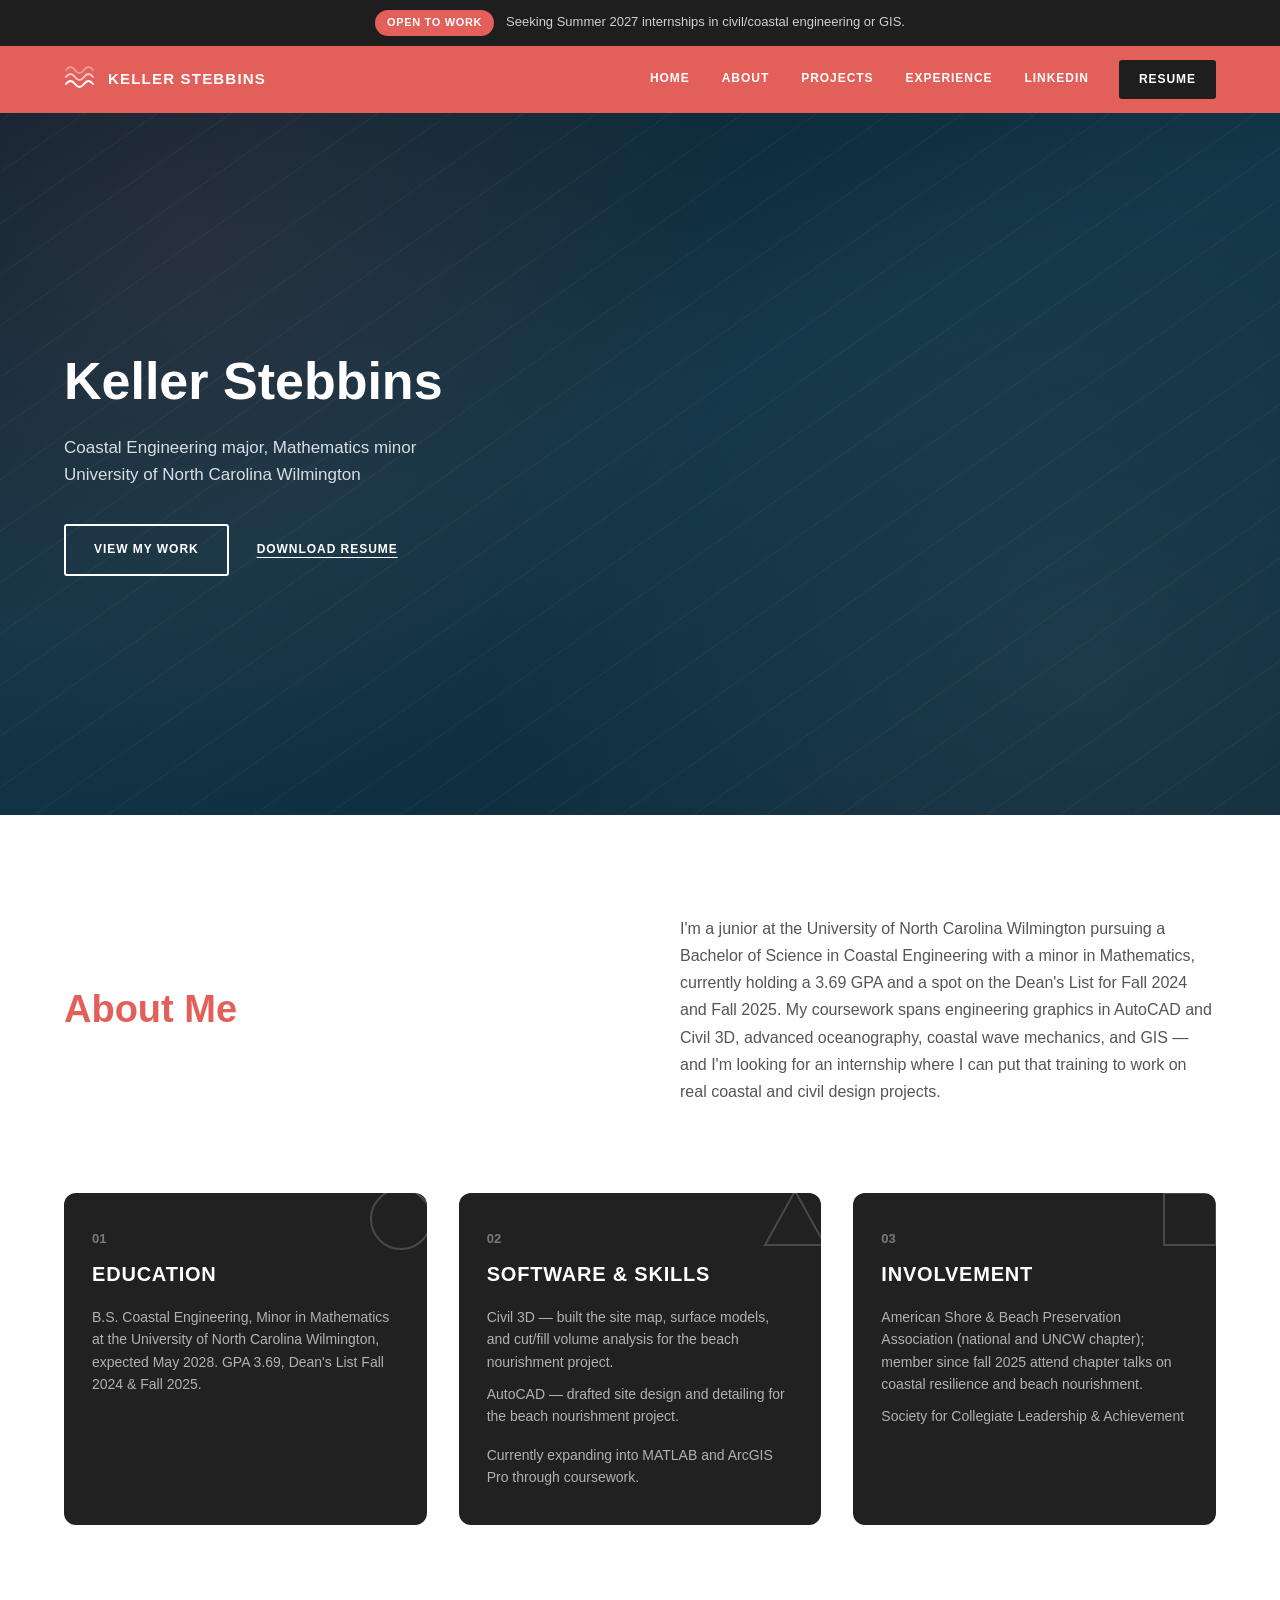
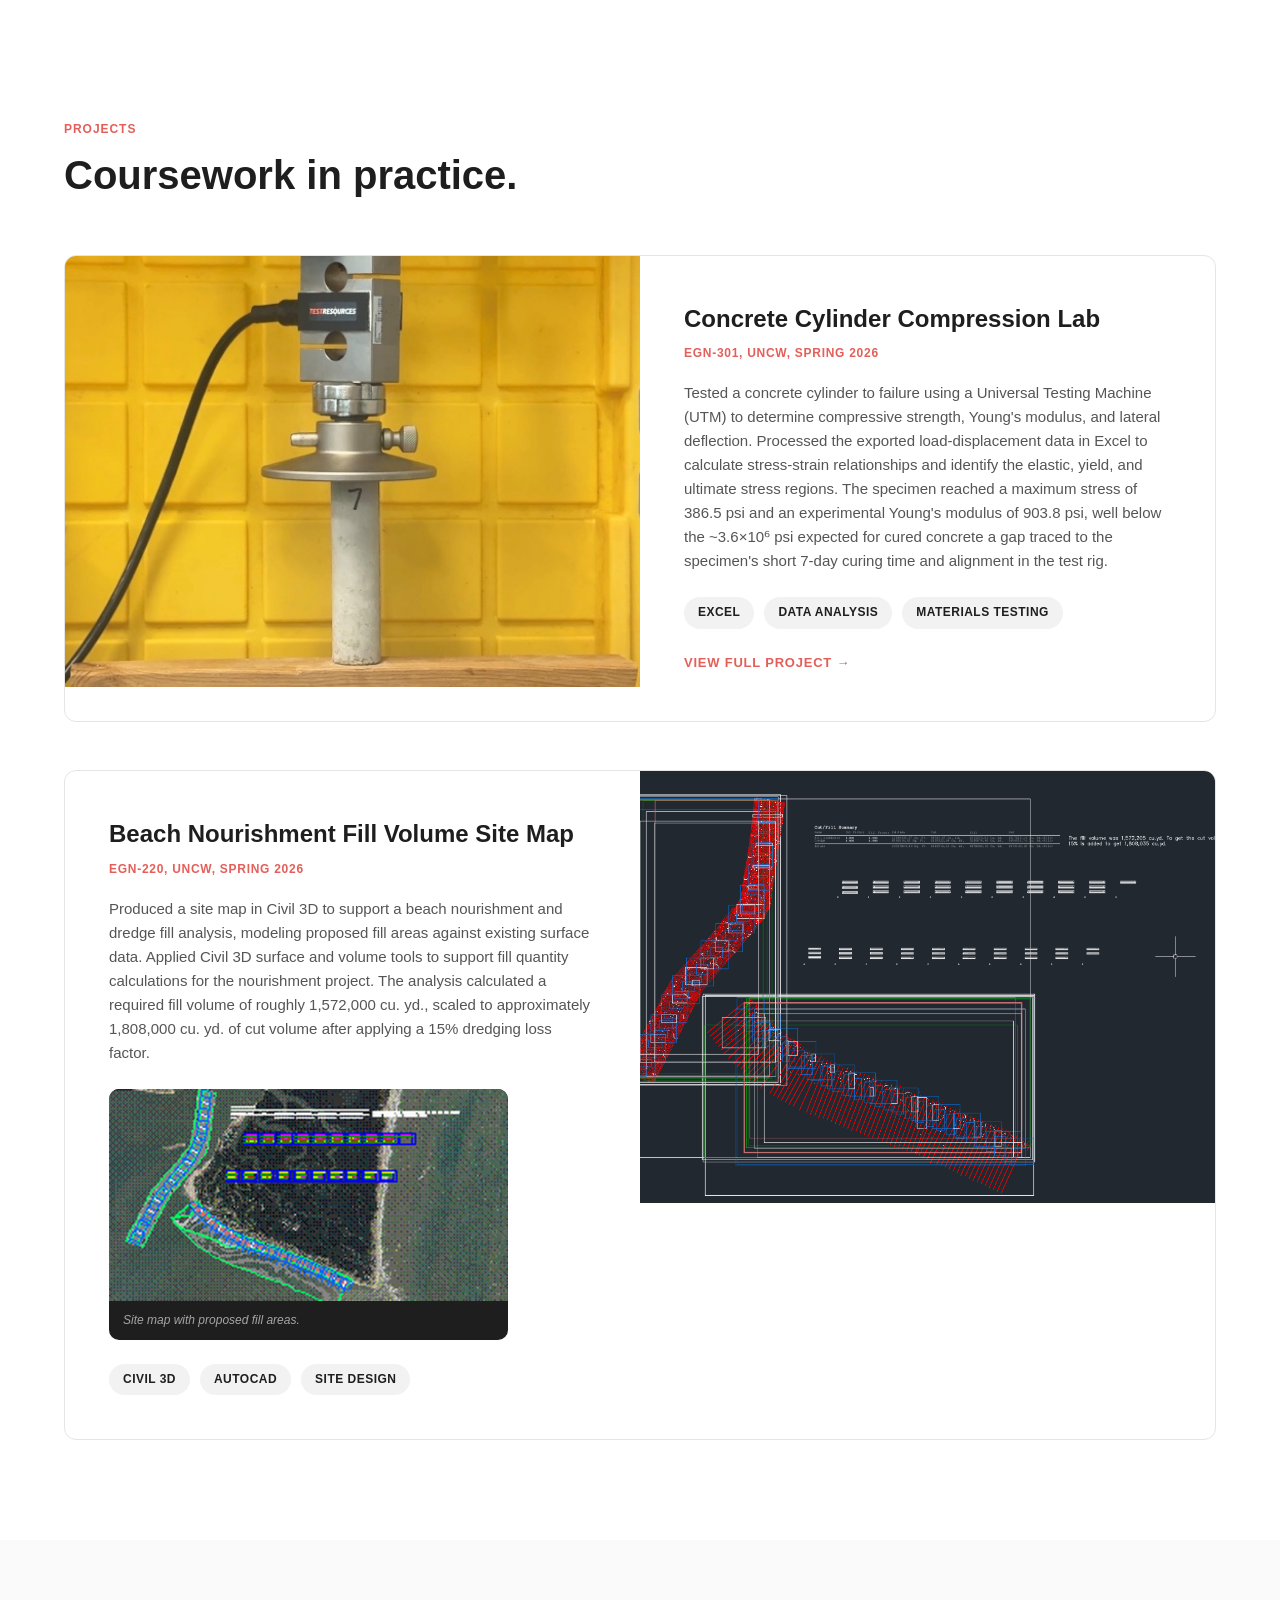
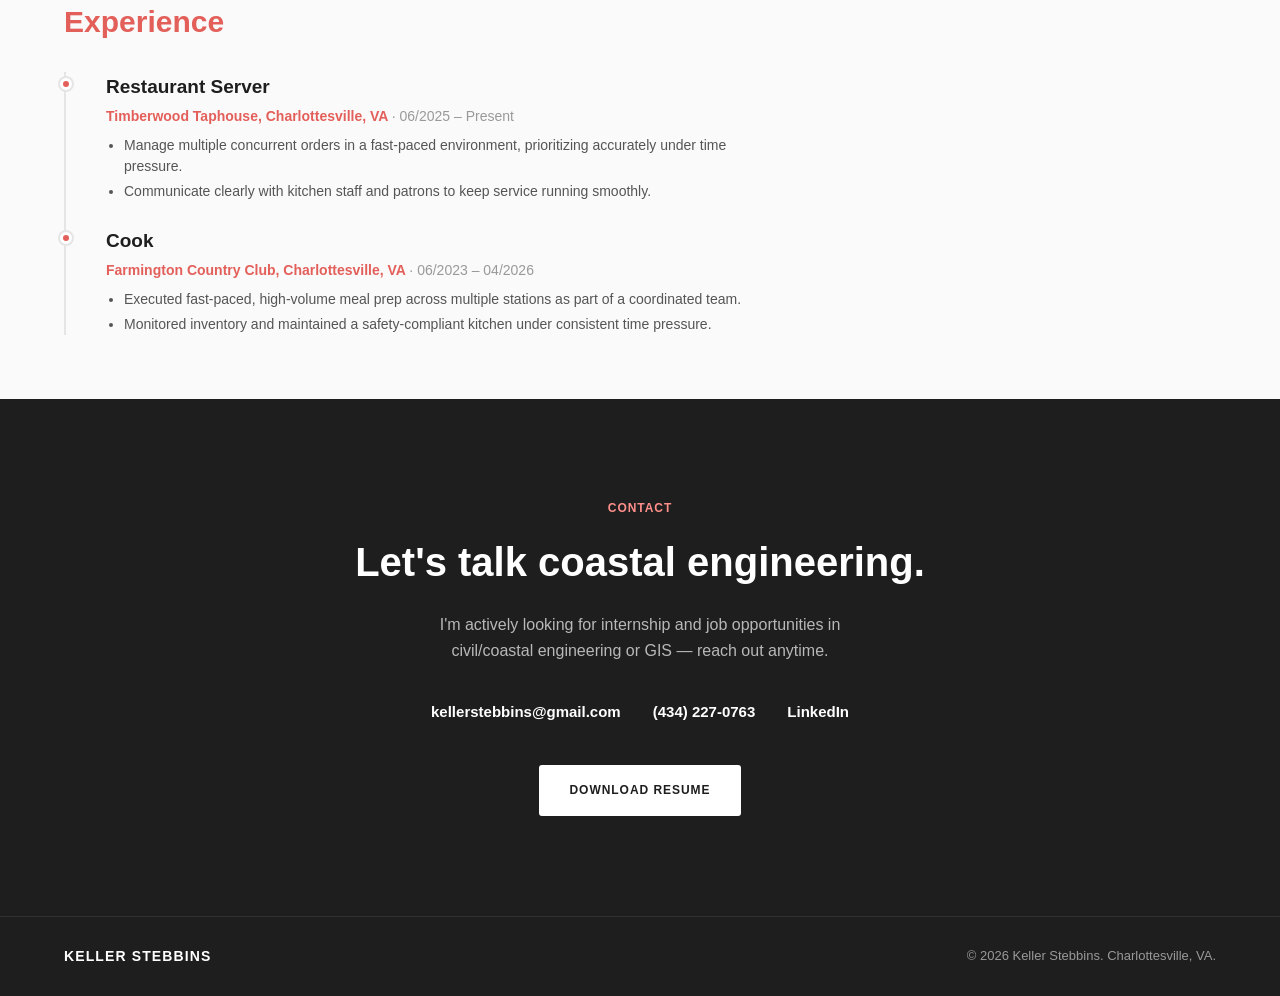
<file: index.html>
<!DOCTYPE html>
<html lang="en">
<head>
<meta charset="UTF-8">
<meta name="viewport" content="width=device-width, initial-scale=1.0">
<title>Keller Stebbins — Coastal Engineering</title>
<meta name="description" content="Portfolio of Keller Stebbins, a Coastal Engineering student at UNC Wilmington.">
<link rel="stylesheet" href="css/style.css">
</head>
<body>

<!-- Announcement bar -->
<div class="announcement-bar">
  <span class="announcement-badge">Open to Work</span>
  <span class="announcement-text">Seeking Summer 2027 internships in civil/coastal engineering or GIS.</span>
</div>

<!-- Main navigation -->
<header class="site-nav" id="site-nav">
  <div class="nav-inner">
    <a href="#hero" class="nav-logo">
      <svg class="nav-logo-mark" width="34" height="34" viewBox="0 0 34 34" fill="none" xmlns="http://www.w3.org/2000/svg" aria-hidden="true">
        <path d="M2 22C5 18 8 18 11 22C14 26 17 26 20 22C23 18 26 18 29 22" stroke="#ffffff" stroke-width="2" stroke-linecap="round"/>
        <path d="M2 15C5 11 8 11 11 15C14 19 17 19 20 15C23 11 26 11 29 15" stroke="#ffffff" stroke-width="2" stroke-linecap="round" opacity="0.65"/>
        <path d="M2 8C5 4 8 4 11 8C14 12 17 12 20 8C23 4 26 4 29 8" stroke="#ffffff" stroke-width="2" stroke-linecap="round" opacity="0.35"/>
      </svg>
      <span class="nav-wordmark">Keller Stebbins</span>
    </a>

    <button class="nav-toggle" id="nav-toggle" aria-label="Toggle navigation menu" aria-expanded="false" aria-controls="nav-links">
      <span></span>
      <span></span>
      <span></span>
    </button>

    <nav class="nav-links" id="nav-links">
      <a href="#hero" class="nav-link" data-scroll>Home</a>
      <a href="#about" class="nav-link" data-scroll>About</a>
      <a href="#projects" class="nav-link" data-scroll>Projects</a>
      <a href="#experience" class="nav-link" data-scroll>Experience</a>
      <a href="https://linkedin.com/in/keller-stebbins-343327339" class="nav-link" target="_blank" rel="noopener noreferrer">LinkedIn</a>
      <a href="assets/resume/Keller_Stebbins_Resume.pdf" class="nav-link nav-resume-btn" download>Resume</a>
    </nav>
  </div>
</header>

<main>

  <!-- Hero -->
  <section class="hero" id="hero">
    <div class="hero-overlay"></div>
    <div class="hero-content">
      <h1 class="hero-headline">Keller Stebbins</h1>
      <p class="hero-subtext">Coastal Engineering major, Mathematics minor<br>University of North Carolina Wilmington</p>
      <div class="hero-buttons">
        <a href="#projects" class="btn btn-outline" data-scroll>View My Work</a>
        <a href="assets/resume/Keller_Stebbins_Resume.pdf" class="btn btn-text-link" download>Download Resume</a>
      </div>
    </div>
  </section>

  <!-- About -->
  <section class="about" id="about">
    <div class="container">
      <div class="about-grid">
        <div class="about-left">
          <h2 class="section-heading heading-coral">About Me</h2>
        </div>
        <div class="about-right">
          <p>I'm a junior at the University of North Carolina Wilmington pursuing a Bachelor of Science in Coastal Engineering with a minor in Mathematics, currently holding a 3.69 GPA and a spot on the Dean's List for Fall 2024 and Fall 2025. My coursework spans engineering graphics in AutoCAD and Civil 3D, advanced oceanography, coastal wave mechanics, and GIS — and I'm looking for an internship where I can put that training to work on real coastal and civil design projects.</p>
        </div>
      </div>

      <!-- Feature card row -->
      <div class="feature-row">
        <div class="feature-card">
          <svg class="feature-shape" width="72" height="72" viewBox="0 0 72 72" fill="none" aria-hidden="true">
            <circle cx="36" cy="36" r="30" stroke="#ffffff" stroke-opacity="0.18" stroke-width="2"/>
          </svg>
          <span class="feature-number">01</span>
          <h3 class="feature-title">Education</h3>
          <p class="feature-copy">B.S. Coastal Engineering, Minor in Mathematics at the University of North Carolina Wilmington, expected May 2028. GPA 3.69, Dean's List Fall 2024 &amp; Fall 2025.</p>
        </div>

        <div class="feature-card">
          <svg class="feature-shape" width="72" height="72" viewBox="0 0 72 72" fill="none" aria-hidden="true">
            <polygon points="36,8 66,62 6,62" stroke="#ffffff" stroke-opacity="0.18" stroke-width="2" fill="none"/>
          </svg>
          <span class="feature-number">02</span>
          <h3 class="feature-title">Software &amp; Skills</h3>
          <ul class="feature-list">
            <li><strong>Civil 3D</strong> &mdash; built the site map, surface models, and cut/fill volume analysis for the beach nourishment project.</li>
            <li><strong>AutoCAD</strong> &mdash; drafted site design and detailing for the beach nourishment project.</li>
          </ul>
          <p class="feature-copy">Currently expanding into MATLAB and ArcGIS Pro through coursework.</p>
        </div>

        <div class="feature-card">
          <svg class="feature-shape" width="72" height="72" viewBox="0 0 72 72" fill="none" aria-hidden="true">
            <rect x="10" y="10" width="52" height="52" stroke="#ffffff" stroke-opacity="0.18" stroke-width="2" fill="none"/>
          </svg>
          <span class="feature-number">03</span>
          <h3 class="feature-title">Involvement</h3>
          <ul class="feature-list">
            <li><strong>American Shore &amp; Beach Preservation Association</strong> (national and UNCW chapter); member since fall 2025 attend chapter talks on coastal resilience and beach nourishment.</li>
            <li><strong>Society for Collegiate Leadership &amp; Achievement</strong></li>
          </ul>
        </div>
      </div>
    </div>
  </section>

  <!-- Projects -->
  <section class="projects" id="projects">
    <div class="container">
      <span class="eyebrow">Projects</span>
      <h2 class="section-heading">Coursework in practice.</h2>

      <div class="project-list">

        <!-- Project 1 -->
        <article class="project-card">
          <div class="project-media">
            <img src="assets/images/concrete-cylinder-test.jpg"
                 alt="Concrete cylinder 7 positioned in the Universal Testing Machine before compression testing"
                 onerror="this.parentElement.classList.add('media-fallback')">
          </div>
          <div class="project-text">
            <h3 class="project-title">Concrete Cylinder Compression Lab</h3>
            <p class="project-meta">EGN-301, UNCW, Spring 2026</p>
            <p class="project-copy">Tested a concrete cylinder to failure using a Universal Testing Machine (UTM) to determine compressive strength, Young's modulus, and lateral deflection. Processed the exported load-displacement data in Excel to calculate stress-strain relationships and identify the elastic, yield, and ultimate stress regions. The specimen reached a maximum stress of 386.5 psi and an experimental Young's modulus of 903.8 psi, well below the ~3.6&times;10&#8310; psi expected for cured concrete a gap traced to the specimen's short 7-day curing time and alignment in the test rig.</p>
            <ul class="project-tags">
              <li>Excel</li>
              <li>Data Analysis</li>
              <li>Materials Testing</li>
            </ul>
            <a href="concrete-cylinder-project.html" class="project-link">View Full Project &rarr;</a>
          </div>
        </article>

        <!-- Project 2 -->
        <article class="project-card project-card-reverse">
          <div class="project-media">
            <img src="assets/images/beach-nourishment-cutfill-summary.png"
                 alt="Civil 3D cut/fill summary table and volume report for the beach nourishment project"
                 onerror="this.parentElement.classList.add('media-fallback')">
          </div>
          <div class="project-text">
            <h3 class="project-title">Beach Nourishment Fill Volume Site Map</h3>
            <p class="project-meta">EGN-220, UNCW, Spring 2026</p>
            <p class="project-copy">Produced a site map in Civil 3D to support a beach nourishment and dredge fill analysis, modeling proposed fill areas against existing surface data. Applied Civil 3D surface and volume tools to support fill quantity calculations for the nourishment project. The analysis calculated a required fill volume of roughly 1,572,000 cu. yd., scaled to approximately 1,808,000 cu. yd. of cut volume after applying a 15% dredging loss factor.</p>

            <figure class="project-secondary-media">
              <img src="assets/images/beach-nourishment-site-map.png"
                   alt="Civil 3D site map showing proposed fill areas against existing surface data"
                   onerror="this.parentElement.classList.add('media-fallback')">
              <figcaption>Site map with proposed fill areas.</figcaption>
            </figure>

            <ul class="project-tags">
              <li>Civil 3D</li>
              <li>AutoCAD</li>
              <li>Site Design</li>
            </ul>
          </div>
        </article>

      </div>
    </div>
  </section>

  <!-- Experience -->
  <section class="experience" id="experience">
    <div class="container">
      <h2 class="section-heading heading-coral">Experience</h2>

      <ul class="timeline">
        <li class="timeline-item">
          <div class="timeline-marker" aria-hidden="true"></div>
          <div class="timeline-content">
            <h3 class="timeline-role">Restaurant Server</h3>
            <p class="timeline-org">Timberwood Taphouse, Charlottesville, VA <span class="timeline-dates-inline">&middot; 06/2025 – Present</span></p>
            <ul class="timeline-bullets">
              <li>Manage multiple concurrent orders in a fast-paced environment, prioritizing accurately under time pressure.</li>
              <li>Communicate clearly with kitchen staff and patrons to keep service running smoothly.</li>
            </ul>
          </div>
        </li>
        <li class="timeline-item">
          <div class="timeline-marker" aria-hidden="true"></div>
          <div class="timeline-content">
            <h3 class="timeline-role">Cook</h3>
            <p class="timeline-org">Farmington Country Club, Charlottesville, VA <span class="timeline-dates-inline">&middot; 06/2023 – 04/2026</span></p>
            <ul class="timeline-bullets">
              <li>Executed fast-paced, high-volume meal prep across multiple stations as part of a coordinated team.</li>
              <li>Monitored inventory and maintained a safety-compliant kitchen under consistent time pressure.</li>
            </ul>
          </div>
        </li>
      </ul>
    </div>
  </section>

  <!-- Contact -->
  <section class="contact" id="contact">
    <div class="container contact-inner">
      <span class="eyebrow eyebrow-light">Contact</span>
      <h2 class="contact-headline">Let's talk coastal engineering.</h2>
      <p class="contact-copy">I'm actively looking for internship and job opportunities in civil/coastal engineering or GIS — reach out anytime.</p>

      <ul class="contact-links">
        <li><a href="mailto:kellerstebbins@gmail.com">kellerstebbins@gmail.com</a></li>
        <li><a href="tel:+14342270763">(434) 227-0763</a></li>
        <li><a href="https://linkedin.com/in/keller-stebbins-343327339" target="_blank" rel="noopener noreferrer">LinkedIn</a></li>
      </ul>

      <a href="assets/resume/Keller_Stebbins_Resume.pdf" class="btn btn-solid-white" download>Download Resume</a>
    </div>
  </section>

</main>

<!-- Footer -->
<footer class="site-footer">
  <div class="container footer-inner">
    <span class="footer-wordmark">Keller Stebbins</span>
    <span class="footer-copyright">&copy; 2026 Keller Stebbins. Charlottesville, VA.</span>
  </div>
</footer>

<script src="js/main.js"></script>
</body>
</html>
</file>
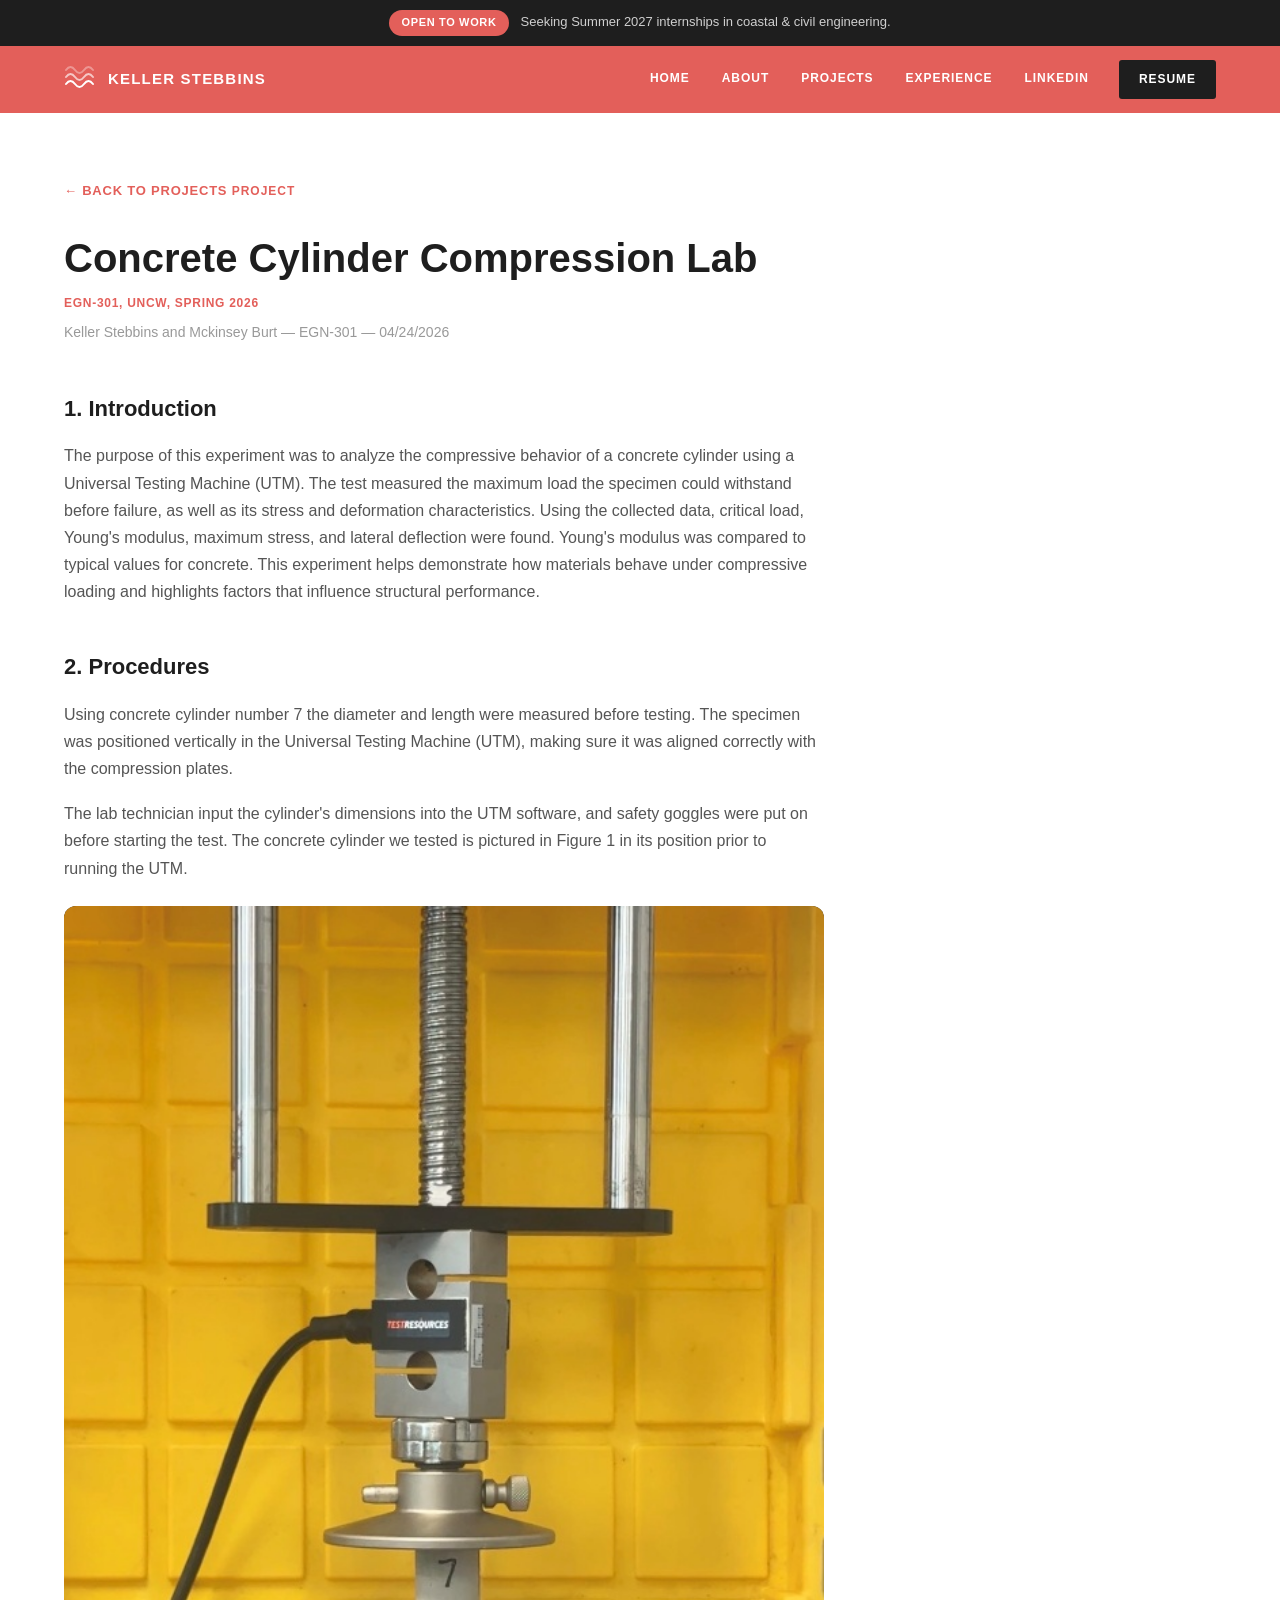
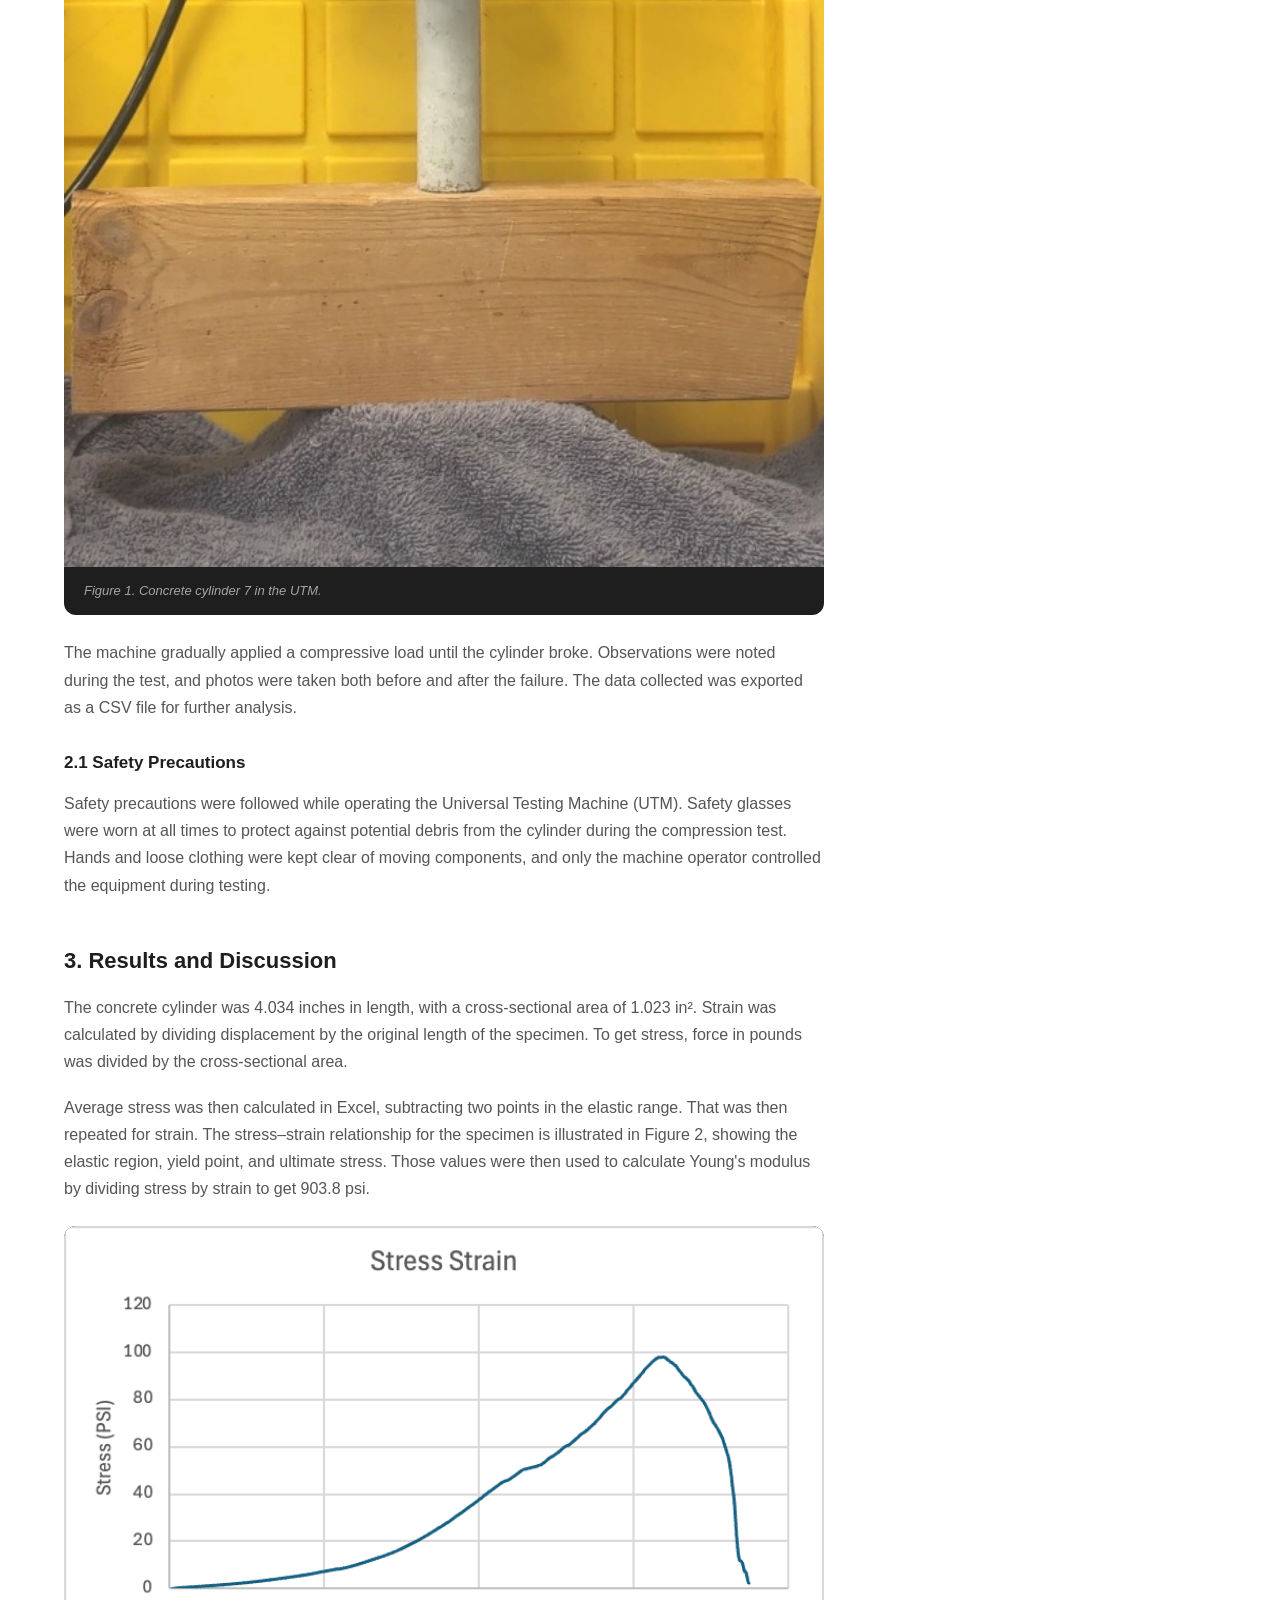
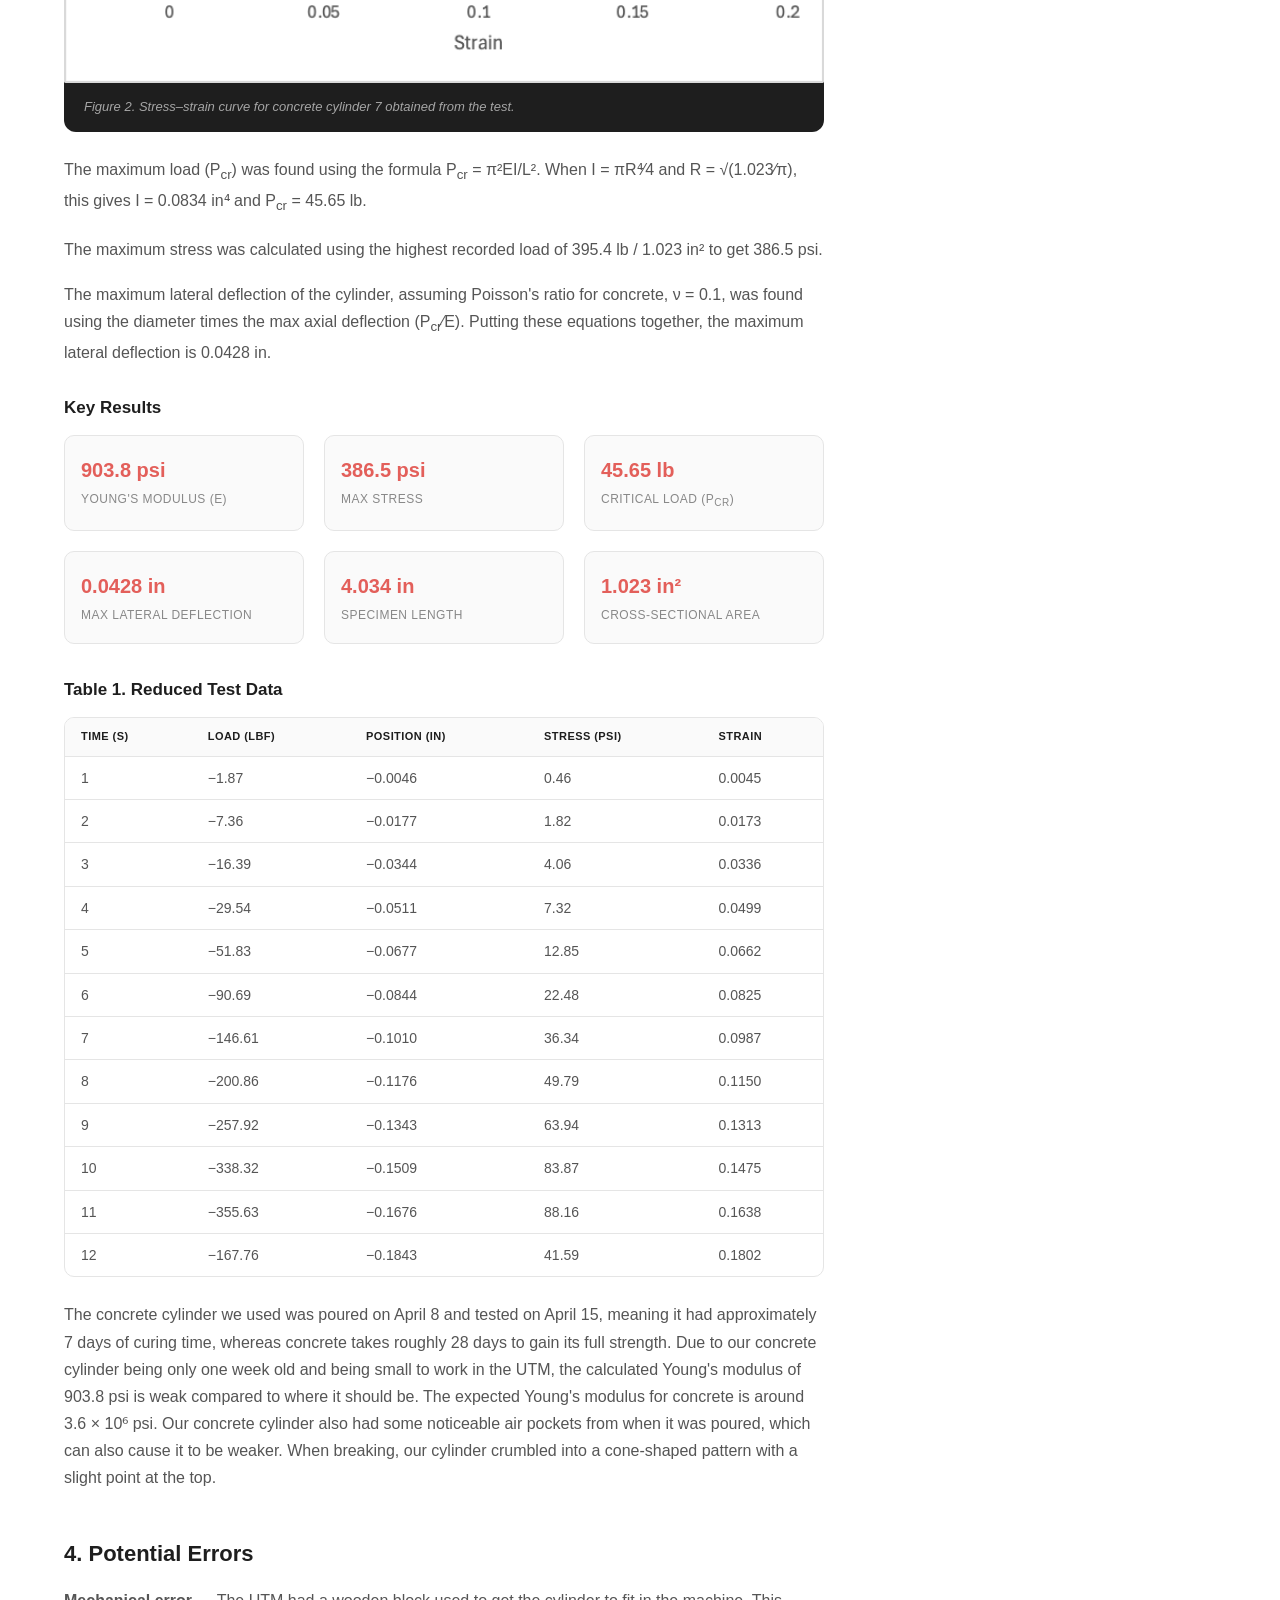
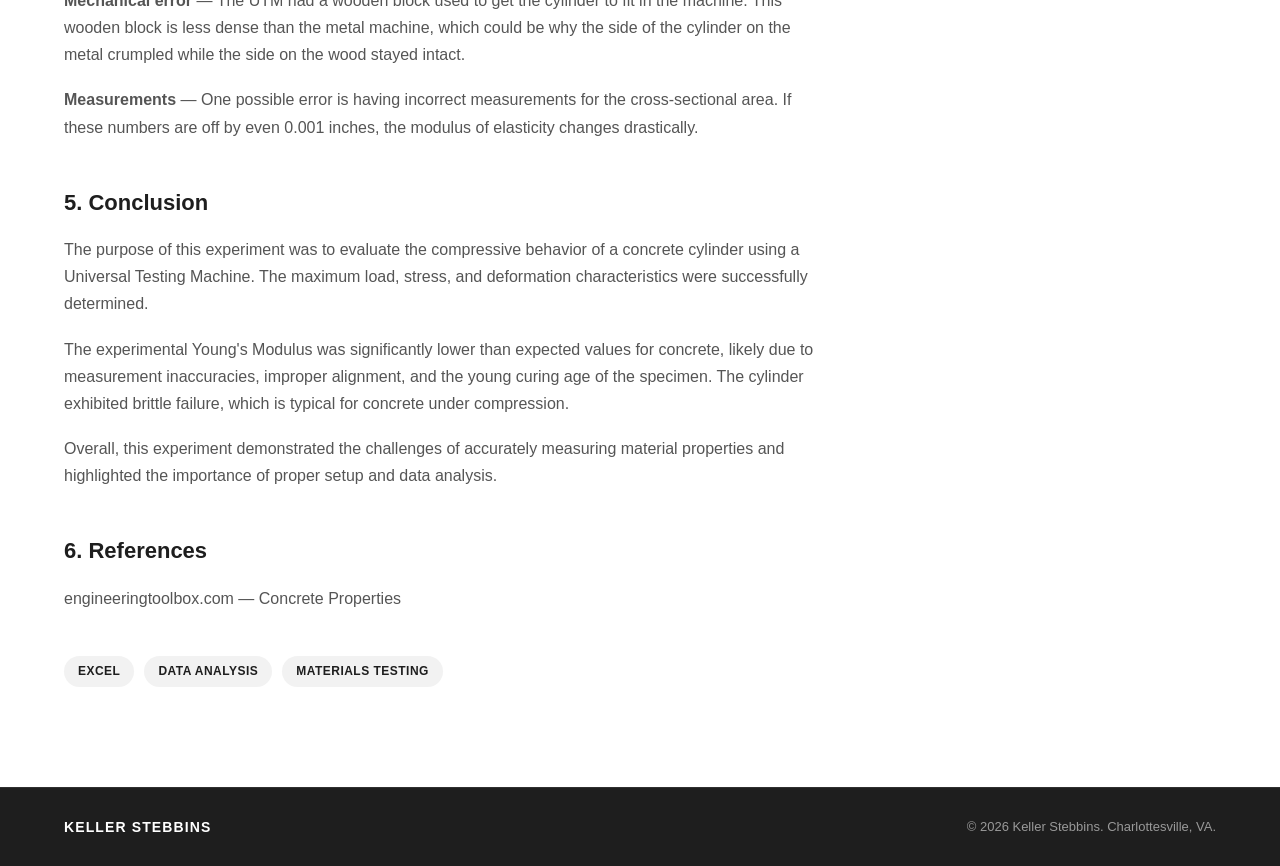
<file: concrete-cylinder-project.html>
<!DOCTYPE html>
<html lang="en">
<head>
<meta charset="UTF-8">
<meta name="viewport" content="width=device-width, initial-scale=1.0">
<title>Concrete Cylinder Compression Lab — Keller Stebbins</title>
<meta name="description" content="Project breakdown: Concrete Cylinder Compression Lab, EGN-301, UNC Wilmington.">
<link rel="stylesheet" href="css/style.css">
</head>
<body>

<!-- Announcement bar -->
<div class="announcement-bar">
  <span class="announcement-badge">Open to Work</span>
  <span class="announcement-text">Seeking Summer 2027 internships in coastal &amp; civil engineering.</span>
</div>

<!-- Main navigation -->
<header class="site-nav" id="site-nav">
  <div class="nav-inner">
    <a href="index.html" class="nav-logo">
      <svg class="nav-logo-mark" width="34" height="34" viewBox="0 0 34 34" fill="none" xmlns="http://www.w3.org/2000/svg" aria-hidden="true">
        <path d="M2 22C5 18 8 18 11 22C14 26 17 26 20 22C23 18 26 18 29 22" stroke="#ffffff" stroke-width="2" stroke-linecap="round"/>
        <path d="M2 15C5 11 8 11 11 15C14 19 17 19 20 15C23 11 26 11 29 15" stroke="#ffffff" stroke-width="2" stroke-linecap="round" opacity="0.65"/>
        <path d="M2 8C5 4 8 4 11 8C14 12 17 12 20 8C23 4 26 4 29 8" stroke="#ffffff" stroke-width="2" stroke-linecap="round" opacity="0.35"/>
      </svg>
      <span class="nav-wordmark">Keller Stebbins</span>
    </a>

    <button class="nav-toggle" id="nav-toggle" aria-label="Toggle navigation menu" aria-expanded="false" aria-controls="nav-links">
      <span></span>
      <span></span>
      <span></span>
    </button>

    <nav class="nav-links" id="nav-links">
      <a href="index.html#hero" class="nav-link">Home</a>
      <a href="index.html#about" class="nav-link">About</a>
      <a href="index.html#projects" class="nav-link">Projects</a>
      <a href="index.html#experience" class="nav-link">Experience</a>
      <a href="https://linkedin.com/in/keller-stebbins-343327339" class="nav-link" target="_blank" rel="noopener noreferrer">LinkedIn</a>
      <a href="assets/resume/Keller_Stebbins_Resume.pdf" class="nav-link nav-resume-btn" download>Resume</a>
    </nav>
  </div>
</header>

<main>
  <section class="project-detail">
    <div class="container">
      <a href="index.html#projects" class="project-back-link">&larr; Back to Projects</a>

      <span class="eyebrow">Project</span>
      <h1 class="section-heading project-detail-title">Concrete Cylinder Compression Lab</h1>
      <p class="project-meta project-detail-meta">EGN-301, UNCW, Spring 2026</p>

      <p class="report-byline">Keller Stebbins and Mckinsey Burt — EGN-301 — 04/24/2026</p>

      <div class="project-detail-body">

        <section class="project-detail-section">
          <h2>1. Introduction</h2>
          <p>The purpose of this experiment was to analyze the compressive behavior of a concrete cylinder using a Universal Testing Machine (UTM). The test measured the maximum load the specimen could withstand before failure, as well as its stress and deformation characteristics. Using the collected data, critical load, Young's modulus, maximum stress, and lateral deflection were found. Young's modulus was compared to typical values for concrete. This experiment helps demonstrate how materials behave under compressive loading and highlights factors that influence structural performance.</p>
        </section>

        <section class="project-detail-section">
          <h2>2. Procedures</h2>
          <p>Using concrete cylinder number 7 the diameter and length were measured before testing. The specimen was positioned vertically in the Universal Testing Machine (UTM), making sure it was aligned correctly with the compression plates.</p>
          <p>The lab technician input the cylinder's dimensions into the UTM software, and safety goggles were put on before starting the test. The concrete cylinder we tested is pictured in Figure 1 in its position prior to running the UTM.</p>

          <figure class="report-figure">
            <img src="assets/images/concrete-cylinder-test.jpg" alt="Concrete cylinder 7 positioned in the Universal Testing Machine before compression testing" onerror="this.closest('.report-figure').classList.add('media-fallback')">
            <figcaption>Figure 1. Concrete cylinder 7 in the UTM.</figcaption>
          </figure>

          <p>The machine gradually applied a compressive load until the cylinder broke. Observations were noted during the test, and photos were taken both before and after the failure. The data collected was exported as a CSV file for further analysis.</p>

          <h3>2.1 Safety Precautions</h3>
          <p>Safety precautions were followed while operating the Universal Testing Machine (UTM). Safety glasses were worn at all times to protect against potential debris from the cylinder during the compression test. Hands and loose clothing were kept clear of moving components, and only the machine operator controlled the equipment during testing.</p>
        </section>

        <section class="project-detail-section">
          <h2>3. Results and Discussion</h2>
          <p>The concrete cylinder was 4.034 inches in length, with a cross-sectional area of 1.023 in&sup2;. Strain was calculated by dividing displacement by the original length of the specimen. To get stress, force in pounds was divided by the cross-sectional area.</p>
          <p>Average stress was then calculated in Excel, subtracting two points in the elastic range. That was then repeated for strain. The stress&ndash;strain relationship for the specimen is illustrated in Figure 2, showing the elastic region, yield point, and ultimate stress. Those values were then used to calculate Young's modulus by dividing stress by strain to get 903.8 psi.</p>

          <figure class="report-figure">
            <img src="assets/images/stress-strain-chart.png" alt="Stress-strain curve for concrete cylinder 7, showing the elastic region, yield point, and ultimate stress" onerror="this.closest('.report-figure').classList.add('media-fallback')">
            <figcaption>Figure 2. Stress&ndash;strain curve for concrete cylinder 7 obtained from the test.</figcaption>
          </figure>

          <p>The maximum load (P<sub>cr</sub>) was found using the formula P<sub>cr</sub> = &pi;&sup2;EI/L&sup2;. When I = &pi;R&#8308;&frasl;4 and R = &radic;(1.023&frasl;&pi;), this gives I = 0.0834 in&#8308; and P<sub>cr</sub> = 45.65 lb.</p>
          <p>The maximum stress was calculated using the highest recorded load of 395.4 lb / 1.023 in&sup2; to get 386.5 psi.</p>
          <p>The maximum lateral deflection of the cylinder, assuming Poisson's ratio for concrete, &nu; = 0.1, was found using the diameter times the max axial deflection (P<sub>cr</sub>&frasl;E). Putting these equations together, the maximum lateral deflection is 0.0428 in.</p>

          <h3>Key Results</h3>
          <div class="report-stats">
            <div class="report-stat">
              <span class="report-stat-value">903.8 psi</span>
              <span class="report-stat-label">Young's Modulus (E)</span>
            </div>
            <div class="report-stat">
              <span class="report-stat-value">386.5 psi</span>
              <span class="report-stat-label">Max Stress</span>
            </div>
            <div class="report-stat">
              <span class="report-stat-value">45.65 lb</span>
              <span class="report-stat-label">Critical Load (P<sub>cr</sub>)</span>
            </div>
            <div class="report-stat">
              <span class="report-stat-value">0.0428 in</span>
              <span class="report-stat-label">Max Lateral Deflection</span>
            </div>
            <div class="report-stat">
              <span class="report-stat-value">4.034 in</span>
              <span class="report-stat-label">Specimen Length</span>
            </div>
            <div class="report-stat">
              <span class="report-stat-value">1.023 in&sup2;</span>
              <span class="report-stat-label">Cross-Sectional Area</span>
            </div>
          </div>

          <h3>Table 1. Reduced Test Data</h3>
          <div class="report-table-wrap">
            <table class="report-table">
              <thead>
                <tr>
                  <th>Time (s)</th>
                  <th>Load (lbf)</th>
                  <th>Position (in)</th>
                  <th>Stress (psi)</th>
                  <th>Strain</th>
                </tr>
              </thead>
              <tbody>
                <tr><td>1</td><td>&minus;1.87</td><td>&minus;0.0046</td><td>0.46</td><td>0.0045</td></tr>
                <tr><td>2</td><td>&minus;7.36</td><td>&minus;0.0177</td><td>1.82</td><td>0.0173</td></tr>
                <tr><td>3</td><td>&minus;16.39</td><td>&minus;0.0344</td><td>4.06</td><td>0.0336</td></tr>
                <tr><td>4</td><td>&minus;29.54</td><td>&minus;0.0511</td><td>7.32</td><td>0.0499</td></tr>
                <tr><td>5</td><td>&minus;51.83</td><td>&minus;0.0677</td><td>12.85</td><td>0.0662</td></tr>
                <tr><td>6</td><td>&minus;90.69</td><td>&minus;0.0844</td><td>22.48</td><td>0.0825</td></tr>
                <tr><td>7</td><td>&minus;146.61</td><td>&minus;0.1010</td><td>36.34</td><td>0.0987</td></tr>
                <tr><td>8</td><td>&minus;200.86</td><td>&minus;0.1176</td><td>49.79</td><td>0.1150</td></tr>
                <tr><td>9</td><td>&minus;257.92</td><td>&minus;0.1343</td><td>63.94</td><td>0.1313</td></tr>
                <tr><td>10</td><td>&minus;338.32</td><td>&minus;0.1509</td><td>83.87</td><td>0.1475</td></tr>
                <tr><td>11</td><td>&minus;355.63</td><td>&minus;0.1676</td><td>88.16</td><td>0.1638</td></tr>
                <tr><td>12</td><td>&minus;167.76</td><td>&minus;0.1843</td><td>41.59</td><td>0.1802</td></tr>
              </tbody>
            </table>
          </div>

          <p>The concrete cylinder we used was poured on April 8 and tested on April 15, meaning it had approximately 7 days of curing time, whereas concrete takes roughly 28 days to gain its full strength. Due to our concrete cylinder being only one week old and being small to work in the UTM, the calculated Young's modulus of 903.8 psi is weak compared to where it should be. The expected Young's modulus for concrete is around 3.6 &times; 10&#8310; psi. Our concrete cylinder also had some noticeable air pockets from when it was poured, which can also cause it to be weaker. When breaking, our cylinder crumbled into a cone-shaped pattern with a slight point at the top.</p>
        </section>

        <section class="project-detail-section">
          <h2>4. Potential Errors</h2>
          <p><strong>Mechanical error</strong> &mdash; The UTM had a wooden block used to get the cylinder to fit in the machine. This wooden block is less dense than the metal machine, which could be why the side of the cylinder on the metal crumpled while the side on the wood stayed intact.</p>
          <p><strong>Measurements</strong> &mdash; One possible error is having incorrect measurements for the cross-sectional area. If these numbers are off by even 0.001 inches, the modulus of elasticity changes drastically.</p>
        </section>

        <section class="project-detail-section">
          <h2>5. Conclusion</h2>
          <p>The purpose of this experiment was to evaluate the compressive behavior of a concrete cylinder using a Universal Testing Machine. The maximum load, stress, and deformation characteristics were successfully determined.</p>
          <p>The experimental Young's Modulus was significantly lower than expected values for concrete, likely due to measurement inaccuracies, improper alignment, and the young curing age of the specimen. The cylinder exhibited brittle failure, which is typical for concrete under compression.</p>
          <p>Overall, this experiment demonstrated the challenges of accurately measuring material properties and highlighted the importance of proper setup and data analysis.</p>
        </section>

        <section class="project-detail-section">
          <h2>6. References</h2>
          <p><a href="https://www.engineeringtoolbox.com/concrete-properties-d_1223.html" target="_blank" rel="noopener noreferrer">engineeringtoolbox.com &mdash; Concrete Properties</a></p>
        </section>

        <ul class="project-tags project-detail-tags">
          <li>Excel</li>
          <li>Data Analysis</li>
          <li>Materials Testing</li>
        </ul>
      </div>
    </div>
  </section>
</main>

<!-- Footer -->
<footer class="site-footer">
  <div class="container footer-inner">
    <span class="footer-wordmark">Keller Stebbins</span>
    <span class="footer-copyright">&copy; 2026 Keller Stebbins. Charlottesville, VA.</span>
  </div>
</footer>

<script src="js/main.js"></script>
</body>
</html>
</file>
<file: css/style.css>
/* ==========================================================================
   Keller Stebbins — Portfolio
   ========================================================================== */

:root {
  --coral: #e35f5a;
  --coral-dark: #c94e49;
  --near-black: #1e1e1e;
  --dark-card: #212121;
  --white: #ffffff;
  --body-gray: #555555;
  --light-gray: #e5e5e5;
  --max-width: 1200px;

  --font-base: -apple-system, BlinkMacSystemFont, "Segoe UI", Roboto, Helvetica, Arial, sans-serif;
}

* {
  box-sizing: border-box;
}

html {
  scroll-behavior: smooth;
}

body {
  margin: 0;
  font-family: var(--font-base);
  color: var(--body-gray);
  background: var(--white);
  line-height: 1.6;
  -webkit-font-smoothing: antialiased;
}

img, svg {
  max-width: 100%;
  display: block;
}

a {
  color: inherit;
  text-decoration: none;
}

ul {
  list-style: none;
  margin: 0;
  padding: 0;
}

.container {
  max-width: var(--max-width);
  margin: 0 auto;
  padding: 0 24px;
}

/* Focus states for accessibility */
a:focus-visible,
button:focus-visible {
  outline: 2px solid var(--coral);
  outline-offset: 3px;
}

.eyebrow {
  display: inline-block;
  color: var(--coral);
  text-transform: uppercase;
  letter-spacing: 0.08em;
  font-size: 12px;
  font-weight: 700;
  margin-bottom: 12px;
}

.eyebrow-light {
  color: #ff8f8b;
}

.section-heading {
  font-size: 36px;
  font-weight: 800;
  line-height: 1.2;
  color: var(--near-black);
  margin: 0;
}

.heading-coral {
  color: var(--coral);
}

/* ==========================================================================
   Buttons
   ========================================================================== */

.btn {
  display: inline-block;
  text-transform: uppercase;
  letter-spacing: 0.08em;
  font-size: 12px;
  font-weight: 700;
  padding: 14px 28px;
  border-radius: 3px;
  transition: background-color 0.2s ease, color 0.2s ease, border-color 0.2s ease;
  cursor: pointer;
  border: 2px solid transparent;
}

.btn-outline {
  color: var(--white);
  border-color: var(--white);
  background: transparent;
}

.btn-outline:hover,
.btn-outline:focus-visible {
  background: var(--white);
  color: var(--near-black);
}

.btn-text-link {
  color: var(--white);
  text-decoration: underline;
  text-underline-offset: 4px;
  padding: 14px 4px;
  border: none;
}

.btn-text-link:hover,
.btn-text-link:focus-visible {
  color: var(--coral);
}

.btn-solid-white {
  background: var(--white);
  color: var(--near-black);
  border-color: var(--white);
}

.btn-solid-white:hover,
.btn-solid-white:focus-visible {
  background: transparent;
  color: var(--white);
}

/* ==========================================================================
   Announcement bar
   ========================================================================== */

.announcement-bar {
  background: var(--near-black);
  color: #cfcfcf;
  display: flex;
  align-items: center;
  justify-content: center;
  gap: 12px;
  flex-wrap: wrap;
  text-align: center;
  padding: 10px 20px;
  font-size: 13px;
}

.announcement-badge {
  background: var(--coral);
  color: var(--white);
  text-transform: uppercase;
  letter-spacing: 0.06em;
  font-size: 11px;
  font-weight: 700;
  padding: 4px 12px;
  border-radius: 999px;
  white-space: nowrap;
}

/* ==========================================================================
   Main navigation
   ========================================================================== */

.site-nav {
  background: var(--coral);
  position: sticky;
  top: 0;
  z-index: 100;
  transition: background-color 0.25s ease, box-shadow 0.25s ease;
}

.site-nav.scrolled {
  background: var(--coral-dark);
  box-shadow: 0 2px 12px rgba(0, 0, 0, 0.15);
}

.nav-inner {
  max-width: var(--max-width);
  margin: 0 auto;
  padding: 14px 24px;
  display: flex;
  align-items: center;
  justify-content: space-between;
}

.nav-logo {
  display: flex;
  align-items: center;
  gap: 10px;
}

.nav-logo-mark {
  flex-shrink: 0;
}

.nav-wordmark {
  color: var(--white);
  font-weight: 700;
  text-transform: uppercase;
  letter-spacing: 0.08em;
  font-size: 15px;
}

.nav-links {
  display: flex;
  align-items: center;
  gap: 28px;
}

.nav-link {
  color: var(--white);
  text-transform: uppercase;
  letter-spacing: 0.08em;
  font-size: 12px;
  font-weight: 700;
  padding: 8px 2px;
  border-bottom: 2px solid transparent;
  transition: border-color 0.2s ease, opacity 0.2s ease;
}

.nav-link:hover,
.nav-link:focus-visible {
  border-bottom-color: var(--white);
}

.nav-resume-btn {
  background: var(--near-black);
  padding: 10px 20px;
  border-radius: 3px;
  border-bottom: none !important;
}

.nav-resume-btn:hover,
.nav-resume-btn:focus-visible {
  background: #000000;
  opacity: 1;
}

.nav-toggle {
  display: none;
  flex-direction: column;
  justify-content: center;
  gap: 5px;
  width: 32px;
  height: 32px;
  background: transparent;
  border: none;
  cursor: pointer;
  padding: 0;
}

.nav-toggle span {
  display: block;
  height: 2px;
  width: 100%;
  background: var(--white);
  border-radius: 2px;
  transition: transform 0.25s ease, opacity 0.25s ease;
}

.nav-toggle.open span:nth-child(1) {
  transform: translateY(7px) rotate(45deg);
}

.nav-toggle.open span:nth-child(2) {
  opacity: 0;
}

.nav-toggle.open span:nth-child(3) {
  transform: translateY(-7px) rotate(-45deg);
}

/* ==========================================================================
   Hero
   ========================================================================== */

.hero {
  position: relative;
  min-height: 78vh;
  display: flex;
  align-items: center;
  padding: 80px 0;
  overflow: hidden;
  background:
    linear-gradient(160deg, #0b2230 0%, #123647 45%, #0d2a3a 100%);
}

.hero-overlay {
  position: absolute;
  inset: 0;
  background-image:
    repeating-linear-gradient(
      -35deg,
      rgba(255, 255, 255, 0.035) 0px,
      rgba(255, 255, 255, 0.035) 1px,
      transparent 1px,
      transparent 42px
    ),
    radial-gradient(circle at 15% 20%, rgba(227, 95, 90, 0.12), transparent 45%),
    radial-gradient(circle at 85% 80%, rgba(255, 255, 255, 0.06), transparent 50%);
  pointer-events: none;
}

.hero-content {
  position: relative;
  z-index: 1;
  width: 100%;
  max-width: var(--max-width);
  margin: 0 auto;
  padding: 0 24px;
  text-align: left;
}

.hero-headline {
  color: var(--white);
  font-size: 52px;
  font-weight: 800;
  line-height: 1.12;
  max-width: 760px;
  margin: 0 0 24px;
}

.hero-subtext {
  color: #d7dee2;
  font-size: 17px;
  line-height: 1.6;
  max-width: 620px;
  margin: 0 0 36px;
}

.hero-buttons {
  display: flex;
  align-items: center;
  gap: 24px;
  flex-wrap: wrap;
}

/* ==========================================================================
   About
   ========================================================================== */

.about {
  padding: 100px 0 90px;
}

.about-grid {
  display: grid;
  grid-template-columns: 1fr 1fr;
  gap: 80px;
  align-items: center;
  margin-bottom: 88px;
}

.about-left .section-heading {
  font-size: 38px;
  line-height: 1.25;
}

.about-right p {
  font-size: 16px;
  line-height: 1.7;
  color: var(--body-gray);
  margin: 0;
}

/* Feature card row */

.feature-row {
  display: grid;
  grid-template-columns: repeat(3, 1fr);
  gap: 32px;
}

.feature-card {
  position: relative;
  background: var(--dark-card);
  border-radius: 12px;
  padding: 36px 28px;
  overflow: hidden;
  display: flex;
  flex-direction: column;
}

.feature-shape {
  position: absolute;
  top: -10px;
  right: -10px;
}

.feature-number {
  color: rgba(255, 255, 255, 0.4);
  font-size: 13px;
  font-weight: 700;
  margin-bottom: 8px;
}

.feature-title {
  color: var(--white);
  text-transform: uppercase;
  letter-spacing: 0.04em;
  font-size: 20px;
  font-weight: 800;
  margin: 0;
}

.feature-copy {
  margin: 16px 0 0;
  font-size: 14px;
  line-height: 1.6;
  color: rgba(255, 255, 255, 0.65);
}

.feature-list {
  margin: 16px 0 0;
  padding: 0;
  list-style: none;
  display: flex;
  flex-direction: column;
  gap: 10px;
}

.feature-list li {
  font-size: 14px;
  line-height: 1.6;
  color: rgba(255, 255, 255, 0.65);
}

.feature-list strong {
  font-weight: inherit;
  color: inherit;
}

/* ==========================================================================
   Projects
   ========================================================================== */

.projects {
  padding: 100px 0;
}

.projects .section-heading {
  font-size: 40px;
  margin-bottom: 56px;
}

.project-list {
  display: flex;
  flex-direction: column;
  gap: 48px;
}

.project-card {
  display: grid;
  grid-template-columns: 1fr 1fr;
  gap: 0;
  border: 1px solid var(--light-gray);
  border-radius: 12px;
  overflow: hidden;
}

.project-card-reverse {
  grid-template-columns: 1fr 1fr;
}

.project-card-reverse .project-media {
  order: 2;
}

.project-card-reverse .project-text {
  order: 1;
}

.project-media {
  background: var(--near-black);
  aspect-ratio: 4 / 3;
  align-self: start;
  position: relative;
  overflow: hidden;
}

.project-media img {
  width: 100%;
  height: 100%;
  object-fit: cover;
  object-position: center;
}

/* Fallback styling if the placeholder image path 404s before real assets are added */
.media-fallback {
  display: flex;
  align-items: center;
  justify-content: center;
}

.media-fallback img {
  display: none;
}

.media-fallback::after {
  content: "Project image coming soon";
  color: rgba(255, 255, 255, 0.5);
  text-transform: uppercase;
  letter-spacing: 0.08em;
  font-size: 12px;
  font-weight: 700;
}

.project-svg-placeholder {
  width: 100%;
  height: 100%;
}

.project-text {
  padding: 44px;
  display: flex;
  flex-direction: column;
  justify-content: center;
}

.project-title {
  font-size: 24px;
  font-weight: 800;
  color: var(--near-black);
  margin: 0 0 6px;
}

.project-meta {
  text-transform: uppercase;
  letter-spacing: 0.06em;
  font-size: 12px;
  font-weight: 700;
  color: var(--coral);
  margin: 0 0 18px;
}

.project-copy {
  font-size: 15px;
  color: var(--body-gray);
  margin: 0 0 24px;
}

.project-secondary-media {
  max-width: 82%;
  margin: 0 0 24px;
  background: var(--near-black);
  border-radius: 10px;
  overflow: hidden;
}

.project-secondary-media img {
  width: 100%;
  display: block;
}

.project-secondary-media figcaption {
  padding: 10px 14px;
  font-size: 12px;
  color: rgba(255, 255, 255, 0.6);
  font-style: italic;
}

.project-tags {
  display: flex;
  flex-wrap: wrap;
  gap: 10px;
}

.project-tags li {
  background: #f2f2f2;
  color: var(--near-black);
  font-size: 12px;
  font-weight: 700;
  text-transform: uppercase;
  letter-spacing: 0.04em;
  padding: 6px 14px;
  border-radius: 999px;
}

.project-link {
  display: inline-block;
  margin-top: 24px;
  color: var(--coral);
  font-size: 13px;
  font-weight: 700;
  text-transform: uppercase;
  letter-spacing: 0.06em;
  border-bottom: 2px solid transparent;
  padding-bottom: 2px;
  transition: border-color 0.2s ease;
}

.project-link:hover,
.project-link:focus-visible {
  border-bottom-color: var(--coral);
}

/* ==========================================================================
   Experience / Timeline
   ========================================================================== */

.experience {
  padding: 64px 0;
  background: #fafafa;
}

.experience .section-heading {
  font-size: 30px;
  margin-bottom: 32px;
}

.timeline {
  display: flex;
  flex-direction: column;
  gap: 24px;
  border-left: 2px solid var(--light-gray);
  padding-left: 40px;
}

.timeline-item {
  position: relative;
}

.timeline-marker {
  position: absolute;
  left: -46px;
  top: 6px;
  width: 12px;
  height: 12px;
  border-radius: 50%;
  background: var(--coral);
  border: 3px solid var(--white);
  box-shadow: 0 0 0 2px var(--light-gray);
}

.timeline-role {
  font-size: 19px;
  font-weight: 800;
  color: var(--near-black);
  margin: 0 0 2px;
}

.timeline-org {
  font-size: 14px;
  font-weight: 700;
  color: var(--coral);
  margin: 0 0 8px;
}

.timeline-dates-inline {
  font-weight: 500;
  color: #999999;
  text-transform: none;
  letter-spacing: 0;
}

.timeline-bullets {
  margin: 0;
  padding-left: 18px;
  max-width: 640px;
  list-style: disc;
}

.timeline-bullets li {
  font-size: 14px;
  line-height: 1.5;
  color: var(--body-gray);
}

.timeline-bullets li + li {
  margin-top: 4px;
}

/* ==========================================================================
   Contact
   ========================================================================== */

.contact {
  background: var(--near-black);
  padding: 100px 0;
  text-align: center;
}

.contact-inner {
  display: flex;
  flex-direction: column;
  align-items: center;
}

.contact-headline {
  color: var(--white);
  font-size: 40px;
  font-weight: 800;
  margin: 0 0 18px;
}

.contact-copy {
  color: #b8b8b8;
  font-size: 16px;
  max-width: 480px;
  margin: 0 0 36px;
}

.contact-links {
  display: flex;
  flex-wrap: wrap;
  justify-content: center;
  gap: 32px;
  margin-bottom: 40px;
}

.contact-links a {
  color: var(--white);
  font-size: 15px;
  font-weight: 700;
  border-bottom: 2px solid transparent;
  padding-bottom: 4px;
  transition: border-color 0.2s ease, color 0.2s ease;
}

.contact-links a:hover,
.contact-links a:focus-visible {
  color: var(--coral);
  border-bottom-color: var(--coral);
}

/* ==========================================================================
   Project detail page
   ========================================================================== */

.project-detail {
  padding: 64px 0 100px;
}

.project-back-link {
  display: inline-block;
  color: var(--coral);
  font-size: 13px;
  font-weight: 700;
  text-transform: uppercase;
  letter-spacing: 0.06em;
  margin-bottom: 32px;
}

.project-back-link:hover,
.project-back-link:focus-visible {
  text-decoration: underline;
}

.project-detail-title {
  font-size: 40px;
  margin: 0 0 12px;
}

.project-detail-meta {
  margin: 0 0 8px;
}

.report-byline {
  font-size: 14px;
  color: #999999;
  margin: 0 0 48px;
}

.project-detail-body {
  max-width: 760px;
}

.project-detail-section {
  margin-bottom: 44px;
}

.project-detail-section h2 {
  font-size: 22px;
  font-weight: 800;
  color: var(--near-black);
  margin: 0 0 16px;
}

.project-detail-section h3 {
  font-size: 17px;
  font-weight: 700;
  color: var(--near-black);
  margin: 28px 0 14px;
}

.project-detail-section p {
  font-size: 16px;
  line-height: 1.7;
  color: var(--body-gray);
  margin: 0 0 18px;
}

.project-detail-section p:last-child {
  margin-bottom: 0;
}

.report-figure {
  margin: 24px 0;
  background: var(--near-black);
  border-radius: 12px;
  overflow: hidden;
}

.report-figure img {
  width: 100%;
  display: block;
}

.report-figure.media-fallback {
  min-height: 280px;
}

.report-figure figcaption {
  padding: 14px 20px;
  font-size: 13px;
  color: rgba(255, 255, 255, 0.6);
  font-style: italic;
}

.report-stats {
  display: grid;
  grid-template-columns: repeat(3, 1fr);
  gap: 20px;
  margin: 0 0 32px;
}

.report-stat {
  background: #fafafa;
  border: 1px solid var(--light-gray);
  border-radius: 10px;
  padding: 18px 16px;
}

.report-stat-value {
  display: block;
  font-size: 20px;
  font-weight: 800;
  color: var(--coral);
  margin-bottom: 4px;
}

.report-stat-label {
  display: block;
  font-size: 12px;
  text-transform: uppercase;
  letter-spacing: 0.04em;
  color: #888888;
}

.report-table-wrap {
  overflow-x: auto;
  margin: 0 0 24px;
  border: 1px solid var(--light-gray);
  border-radius: 10px;
}

.report-table {
  width: 100%;
  border-collapse: collapse;
  font-size: 14px;
  white-space: nowrap;
}

.report-table th,
.report-table td {
  padding: 10px 16px;
  text-align: left;
  border-bottom: 1px solid var(--light-gray);
}

.report-table th {
  background: #fafafa;
  font-weight: 700;
  color: var(--near-black);
  text-transform: uppercase;
  font-size: 11px;
  letter-spacing: 0.04em;
}

.report-table td {
  color: var(--body-gray);
}

.report-table tbody tr:last-child td {
  border-bottom: none;
}

.project-detail-tags {
  margin-top: 8px;
}

/* ==========================================================================
   Footer
   ========================================================================== */

.site-footer {
  background: var(--near-black);
  padding: 28px 0;
  border-top: 1px solid rgba(255, 255, 255, 0.08);
}

.footer-inner {
  display: flex;
  align-items: center;
  justify-content: space-between;
  flex-wrap: wrap;
  gap: 12px;
}

.footer-wordmark {
  color: var(--white);
  font-weight: 700;
  text-transform: uppercase;
  letter-spacing: 0.08em;
  font-size: 14px;
}

.footer-copyright {
  color: #999999;
  font-size: 13px;
}

/* ==========================================================================
   Responsive
   ========================================================================== */

@media (max-width: 992px) {
  .hero-headline {
    font-size: 42px;
  }

  .about-grid {
    gap: 40px;
  }

  .feature-row {
    gap: 20px;
  }
}

@media (max-width: 768px) {
  .nav-toggle {
    display: flex;
  }

  .nav-links {
    position: absolute;
    top: 100%;
    left: 0;
    right: 0;
    background: var(--coral);
    flex-direction: column;
    align-items: flex-start;
    gap: 0;
    max-height: 0;
    overflow: hidden;
    transition: max-height 0.3s ease;
  }

  .nav-links.open {
    max-height: 480px;
    box-shadow: 0 8px 16px rgba(0, 0, 0, 0.15);
  }

  .nav-link {
    width: 100%;
    padding: 16px 24px;
    border-bottom: 1px solid rgba(255, 255, 255, 0.15);
  }

  .nav-resume-btn {
    margin: 12px 24px;
    width: calc(100% - 48px);
    text-align: center;
  }

  .hero {
    min-height: auto;
    padding: 100px 0 64px;
    text-align: left;
  }

  .hero-content {
    padding: 0 20px;
  }

  .hero-headline {
    font-size: 32px;
  }

  .hero-subtext {
    font-size: 16px;
  }

  .about {
    padding: 64px 0;
  }

  .about-grid {
    grid-template-columns: 1fr;
    gap: 24px;
    margin-bottom: 48px;
  }

  .about-left .section-heading {
    font-size: 30px;
  }

  .feature-row {
    grid-template-columns: 1fr;
    gap: 40px;
  }

  .projects {
    padding: 64px 0;
  }

  .projects .section-heading,
  .experience .section-heading {
    font-size: 30px;
  }

  .project-card,
  .project-card-reverse {
    grid-template-columns: 1fr;
  }

  .project-card-reverse .project-media,
  .project-card-reverse .project-text {
    order: initial;
  }

  .project-text {
    padding: 28px;
  }

  .project-secondary-media {
    max-width: 100%;
  }

  .report-stats {
    grid-template-columns: 1fr 1fr;
  }

  .project-detail-title {
    font-size: 30px;
  }

  .experience {
    padding: 64px 0;
  }

  .timeline {
    padding-left: 28px;
  }

  .timeline-marker {
    left: -34px;
  }

  .contact {
    padding: 64px 0;
  }

  .contact-headline {
    font-size: 30px;
  }

  .contact-links {
    flex-direction: column;
    gap: 16px;
  }

  .footer-inner {
    flex-direction: column;
    text-align: center;
  }
}
</file>
